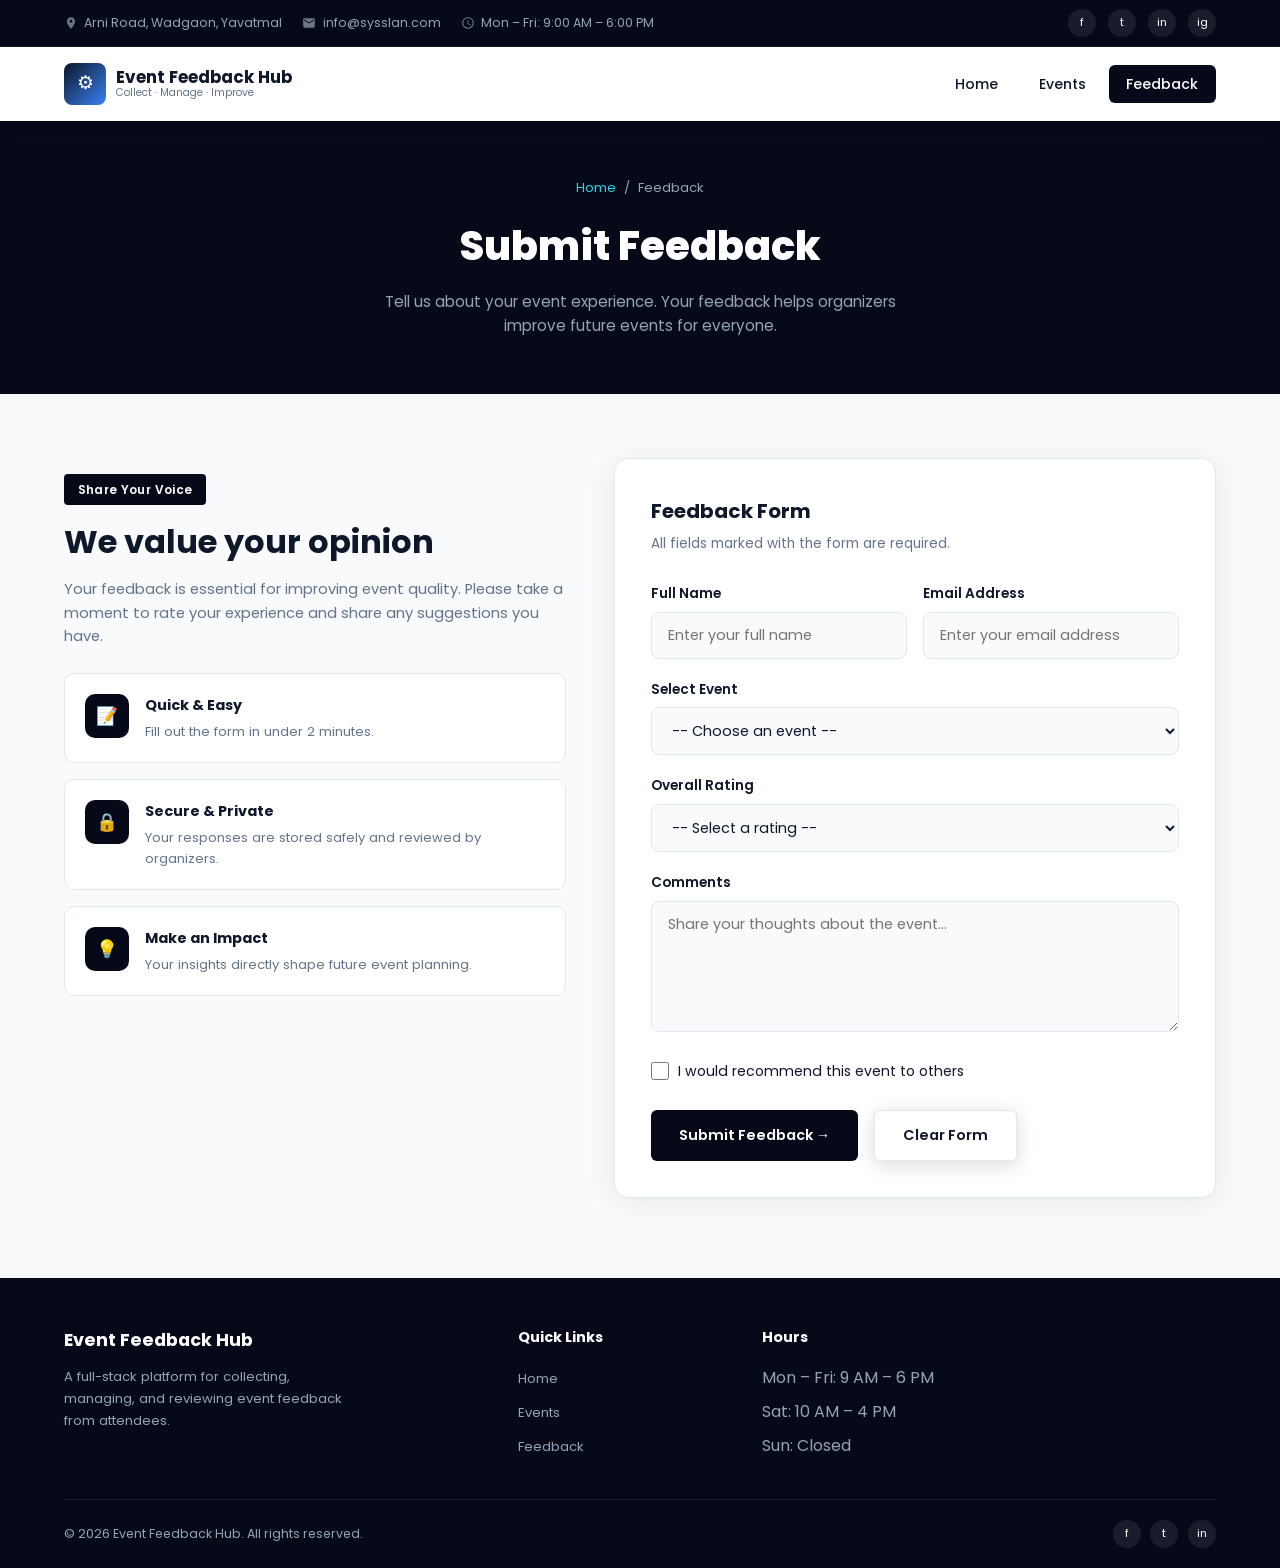
<file: feedback.html>
<!DOCTYPE html>
<html lang="en">
<head>
  <meta charset="UTF-8">
  <meta name="viewport" content="width=device-width, initial-scale=1.0">
  <title>Event Feedback Hub | Feedback</title>
  <link rel="stylesheet" href="css/styles.css">
</head>
<body>

  <!-- Top Bar -->
  <div class="top-bar">
    <div class="container top-bar-inner">
      <div class="top-bar-left">
        <span class="top-bar-item">
          <svg viewBox="0 0 24 24" fill="currentColor"><path d="M12 2C8.13 2 5 5.13 5 9c0 5.25 7 13 7 13s7-7.75 7-13c0-3.87-3.13-7-7-7zm0 9.5c-1.38 0-2.5-1.12-2.5-2.5s1.12-2.5 2.5-2.5 2.5 1.12 2.5 2.5-1.12 2.5-2.5 2.5z"/></svg>
          Arni Road, Wadgaon, Yavatmal
        </span>
        <span class="top-bar-item">
          <svg viewBox="0 0 24 24" fill="currentColor"><path d="M20 4H4c-1.1 0-2 .9-2 2v12c0 1.1.9 2 2 2h16c1.1 0 2-.9 2-2V6c0-1.1-.9-2-2-2zm0 4l-8 5-8-5V6l8 5 8-5v2z"/></svg>
          info@sysslan.com
        </span>
        <span class="top-bar-item">
          <svg viewBox="0 0 24 24" fill="currentColor"><path d="M11.99 2C6.47 2 2 6.48 2 12s4.47 10 9.99 10C17.52 22 22 17.52 22 12S17.52 2 11.99 2zM12 20c-4.42 0-8-3.58-8-8s3.58-8 8-8 8 3.58 8 8-3.58 8-8 8zm.5-13H11v6l5.25 3.15.75-1.23-4.5-2.67z"/></svg>
          Mon – Fri: 9:00 AM – 6:00 PM
        </span>
      </div>
      <div class="top-bar-right">
        <a href="#" class="social-link" aria-label="Facebook">f</a>
        <a href="#" class="social-link" aria-label="Twitter">t</a>
        <a href="#" class="social-link" aria-label="LinkedIn">in</a>
        <a href="#" class="social-link" aria-label="Instagram">ig</a>
      </div>
    </div>
  </div>

  <!-- Header -->
  <header class="site-header">
    <div class="container">
      <nav class="navbar">
        <a href="index.html" class="logo">
          <div class="logo-icon">⚙</div>
          <div class="logo-text">
            <span class="logo-name">Event Feedback Hub</span>
            <span class="logo-tagline">Collect · Manage · Improve</span>
          </div>
        </a>
        <ul class="nav-links">
          <li><a href="index.html">Home</a></li>
          <li><a href="events.html">Events</a></li>
          <li><a href="feedback.html" class="active">Feedback</a></li>
        </ul>
      </nav>
    </div>
  </header>

  <main>
    <!-- Page Hero -->
    <section class="page-hero">
      <div class="container">
        <nav class="breadcrumb" aria-label="Breadcrumb">
          <a href="index.html">Home</a>
          <span>/</span>
          <span>Feedback</span>
        </nav>
        <h1>Submit Feedback</h1>
        <p>Tell us about your event experience. Your feedback helps organizers improve future events for everyone.</p>
      </div>
    </section>

    <!-- Feedback Form -->
    <section class="feedback-section">
      <div class="container feedback-layout">
        <div class="feedback-info">
          <span class="section-label">Share Your Voice</span>
          <h2 class="section-title">We value your opinion</h2>
          <p>
            Your feedback is essential for improving event quality. Please take a
            moment to rate your experience and share any suggestions you have.
          </p>
          <div class="info-cards">
            <div class="info-card">
              <div class="info-card-icon">📝</div>
              <div>
                <h4>Quick & Easy</h4>
                <p>Fill out the form in under 2 minutes.</p>
              </div>
            </div>
            <div class="info-card">
              <div class="info-card-icon">🔒</div>
              <div>
                <h4>Secure & Private</h4>
                <p>Your responses are stored safely and reviewed by organizers.</p>
              </div>
            </div>
            <div class="info-card">
              <div class="info-card-icon">💡</div>
              <div>
                <h4>Make an Impact</h4>
                <p>Your insights directly shape future event planning.</p>
              </div>
            </div>
          </div>
        </div>

        <div class="form-card">
          <h2>Feedback Form</h2>
          <p class="form-subtitle">All fields marked with the form are required.</p>

          <form class="feedback-form" action="#" method="post">
            <div class="form-row">
              <div class="form-group">
                <label for="name">Full Name</label>
                <input
                  type="text"
                  id="name"
                  name="name"
                  placeholder="Enter your full name"
                  required
                >
              </div>
              <div class="form-group">
                <label for="email">Email Address</label>
                <input
                  type="email"
                  id="email"
                  name="email"
                  placeholder="Enter your email address"
                  required
                >
              </div>
            </div>

            <div class="form-group">
              <label for="event">Select Event</label>
              <select id="event" name="event" required>
                <option value="">-- Choose an event --</option>
                <option value="tech-innovation-summit">Tech Innovation Summit 2026</option>
                <option value="web-dev-bootcamp">Web Development Bootcamp</option>
                <option value="community-hackathon">Community Hackathon</option>
                <option value="career-networking-fair">Career & Networking Fair</option>
                <option value="data-science-workshop">Data Science Workshop</option>
              </select>
            </div>

            <div class="form-group">
              <label for="rating">Overall Rating</label>
              <select id="rating" name="rating" required>
                <option value="">-- Select a rating --</option>
                <option value="5">5 - Excellent</option>
                <option value="4">4 - Good</option>
                <option value="3">3 - Average</option>
                <option value="2">2 - Below Average</option>
                <option value="1">1 - Poor</option>
              </select>
            </div>

            <div class="form-group">
              <label for="comments">Comments</label>
              <textarea
                id="comments"
                name="comments"
                rows="5"
                placeholder="Share your thoughts about the event..."
                required
              ></textarea>
            </div>

            <div class="form-group checkbox-group">
              <label>
                <input type="checkbox" name="recommend" value="yes">
                I would recommend this event to others
              </label>
            </div>

            <div class="form-actions">
              <button type="submit" class="btn btn-navy">Submit Feedback →</button>
              <button type="reset" class="btn btn-white" style="border:1px solid #e2e8f0;">Clear Form</button>
            </div>
          </form>
        </div>
      </div>
    </section>
  </main>

  <!-- Footer -->
  <footer class="site-footer">
    <div class="container">
      <div class="footer-grid">
        <div class="footer-brand">
          <span class="logo-name">Event Feedback Hub</span>
          <p>A full-stack platform for collecting, managing, and reviewing event feedback from attendees.</p>
        </div>
        <div class="footer-col">
          <h4>Quick Links</h4>
          <ul>
            <li><a href="index.html">Home</a></li>
            <li><a href="events.html">Events</a></li>
            <li><a href="feedback.html">Feedback</a></li>
          </ul>
        </div>
        <div class="footer-col">
          <h4>Hours</h4>
          <ul>
            <li>Mon – Fri: 9 AM – 6 PM</li>
            <li>Sat: 10 AM – 4 PM</li>
            <li>Sun: Closed</li>
          </ul>
        </div>
      </div>
      <div class="footer-bottom">
        <span>&copy; 2026 Event Feedback Hub. All rights reserved.</span>
        <div class="footer-social">
          <a href="#" class="social-link">f</a>
          <a href="#" class="social-link">t</a>
          <a href="#" class="social-link">in</a>
        </div>
      </div>
    </div>
  </footer>

</body>
</html>
</file>
<file: css/styles.css>
/* ============================================
   Event Feedback Hub — CodeNova-inspired UI
   ============================================ */

@import url("https://fonts.googleapis.com/css2?family=Poppins:wght@400;500;600;700;800&display=swap");

:root {
  --navy-dark: #060918;
  --navy: #0b1628;
  --navy-mid: #111d33;
  --navy-light: #1a2844;
  --white: #ffffff;
  --text-dark: #0f172a;
  --text-muted: #64748b;
  --text-light: #94a3b8;
  --accent: #3b82f6;
  --accent-cyan: #22d3ee;
  --border: #e2e8f0;
  --container: 1200px;
}

*,
*::before,
*::after {
  box-sizing: border-box;
  margin: 0;
  padding: 0;
}

html {
  scroll-behavior: smooth;
}

body {
  font-family: "Poppins", sans-serif;
  line-height: 1.6;
  color: var(--text-dark);
  background-color: var(--white);
  min-height: 100vh;
  display: flex;
  flex-direction: column;
}

img {
  max-width: 100%;
  display: block;
}

a {
  text-decoration: none;
  color: inherit;
}

ul {
  list-style: none;
}

.container {
  max-width: var(--container);
  margin: 0 auto;
  padding: 0 1.5rem;
}

/* ---- Top Bar ---- */
.top-bar {
  background: var(--navy-dark);
  color: var(--text-light);
  font-size: 0.78rem;
  padding: 0.55rem 0;
  border-bottom: 1px solid rgba(255, 255, 255, 0.06);
}

.top-bar-inner {
  display: flex;
  align-items: center;
  justify-content: space-between;
  flex-wrap: wrap;
  gap: 0.75rem;
}

.top-bar-left {
  display: flex;
  align-items: center;
  flex-wrap: wrap;
  gap: 1.25rem;
}

.top-bar-item {
  display: flex;
  align-items: center;
  gap: 0.4rem;
}

.top-bar-item svg {
  width: 14px;
  height: 14px;
  flex-shrink: 0;
  opacity: 0.7;
}

.top-bar-right {
  display: flex;
  align-items: center;
  gap: 0.75rem;
}

.social-link {
  display: flex;
  align-items: center;
  justify-content: center;
  width: 28px;
  height: 28px;
  border-radius: 50%;
  background: rgba(255, 255, 255, 0.08);
  color: var(--white);
  font-size: 0.7rem;
  transition: background 0.2s;
}

.social-link:hover {
  background: var(--accent);
}

/* ---- Main Header / Navbar ---- */
.site-header {
  background: var(--white);
  box-shadow: 0 2px 20px rgba(0, 0, 0, 0.06);
  position: sticky;
  top: 0;
  z-index: 100;
}

.navbar {
  display: flex;
  align-items: center;
  justify-content: space-between;
  padding: 1rem 0;
  gap: 1rem;
}

.logo {
  display: flex;
  align-items: center;
  gap: 0.6rem;
  flex-shrink: 0;
}

.logo-icon {
  width: 42px;
  height: 42px;
  background: linear-gradient(135deg, var(--navy) 0%, var(--accent) 100%);
  border-radius: 8px;
  display: flex;
  align-items: center;
  justify-content: center;
  color: var(--white);
  font-size: 1.2rem;
}

.logo-text {
  display: flex;
  flex-direction: column;
  line-height: 1.2;
}

.logo-name {
  font-weight: 700;
  font-size: 1.05rem;
  color: var(--text-dark);
}

.logo-tagline {
  font-size: 0.65rem;
  color: var(--text-muted);
  font-weight: 400;
}

.nav-links {
  display: flex;
  align-items: center;
  gap: 0.35rem;
}

.nav-links a {
  padding: 0.55rem 1.1rem;
  border-radius: 6px;
  font-size: 0.88rem;
  font-weight: 500;
  color: var(--text-dark);
  transition: background 0.2s, color 0.2s;
}

.nav-links a:hover {
  background: #f1f5f9;
}

.nav-links a.active {
  background: var(--navy-dark);
  color: var(--white);
}

.nav-contact {
  display: flex;
  align-items: center;
  gap: 0.6rem;
  flex-shrink: 0;
}

.nav-contact-icon {
  width: 44px;
  height: 44px;
  background: var(--navy-dark);
  border-radius: 50%;
  display: flex;
  align-items: center;
  justify-content: center;
  color: var(--white);
}

.nav-contact-text {
  display: flex;
  flex-direction: column;
  line-height: 1.3;
}

.nav-contact-label {
  font-size: 0.72rem;
  color: var(--text-muted);
}

.nav-contact-number {
  font-size: 0.9rem;
  font-weight: 700;
  color: var(--text-dark);
}

/* ---- Hero Section ---- */
.hero {
  position: relative;
  background: var(--navy-dark);
  color: var(--white);
  min-height: 520px;
  overflow: hidden;
  display: flex;
  align-items: center;
}

.hero-bg {
  position: absolute;
  inset: 0;
  background:
    radial-gradient(ellipse at 70% 50%, rgba(59, 130, 246, 0.15) 0%, transparent 60%),
    url("data:image/svg+xml,%3Csvg width='60' height='60' viewBox='0 0 60 60' xmlns='http://www.w3.org/2000/svg'%3E%3Cg fill='none' fill-rule='evenodd'%3E%3Cg fill='%23ffffff' fill-opacity='0.03'%3E%3Cpath d='M36 34v-4h-2v4h-4v2h4v4h2v-4h4v-2h-4zm0-30V0h-2v4h-4v2h4v4h2V6h4V4h-4zM6 34v-4H4v4H0v2h4v4h2v-4h4v-2H6zM6 4V0H4v4H0v2h4v4h2V6h4V4H6z'/%3E%3C/g%3E%3C/g%3E%3C/svg%3E");
}

.hero-bg::after {
  content: "";
  position: absolute;
  inset: 0;
  background: url("https://images.unsplash.com/photo-1451187580459-43490279c0fa?w=1400&q=80") center/cover no-repeat;
  opacity: 0.18;
  mix-blend-mode: luminosity;
}

.hero-inner {
  position: relative;
  z-index: 1;
  display: grid;
  grid-template-columns: 1fr 1fr;
  align-items: center;
  gap: 2rem;
  padding: 4rem 0;
  width: 100%;
}

.hero-content {
  max-width: 560px;
}

.hero-badge {
  display: inline-block;
  font-size: 0.82rem;
  font-weight: 500;
  color: var(--accent-cyan);
  margin-bottom: 1rem;
  letter-spacing: 0.02em;
}

.hero h1 {
  font-size: clamp(2rem, 4vw, 3rem);
  font-weight: 800;
  line-height: 1.2;
  margin-bottom: 1.25rem;
}

.hero h1 .highlight {
  position: relative;
  display: inline;
}

.hero h1 .highlight::after {
  content: "";
  position: absolute;
  left: 0;
  bottom: 2px;
  width: 100%;
  height: 8px;
  background: rgba(34, 211, 238, 0.35);
  z-index: -1;
}

.hero-desc {
  font-size: 0.95rem;
  color: var(--text-light);
  margin-bottom: 2rem;
  max-width: 480px;
  line-height: 1.75;
}

.hero-visual {
  position: relative;
  display: flex;
  justify-content: center;
  align-items: center;
}

.hero-image {
  width: 100%;
  max-width: 420px;
  border-radius: 12px;
  box-shadow: 0 20px 60px rgba(0, 0, 0, 0.4);
  border: 1px solid rgba(255, 255, 255, 0.1);
}

.hero-float-card {
  position: absolute;
  bottom: -20px;
  right: -10px;
  background: var(--white);
  color: var(--text-dark);
  border-radius: 10px;
  padding: 1rem 1.25rem;
  display: flex;
  align-items: center;
  gap: 0.85rem;
  box-shadow: 0 12px 40px rgba(0, 0, 0, 0.25);
  min-width: 220px;
}

.hero-float-avatar {
  width: 52px;
  height: 52px;
  border-radius: 50%;
  object-fit: cover;
  border: 3px solid var(--border);
}

.hero-float-stat {
  font-size: 1.5rem;
  font-weight: 800;
  color: var(--navy-dark);
  line-height: 1.1;
}

.hero-float-label {
  font-size: 0.75rem;
  color: var(--text-muted);
  font-weight: 500;
}

/* ---- Buttons ---- */
.btn {
  display: inline-flex;
  align-items: center;
  gap: 0.5rem;
  padding: 0.85rem 1.75rem;
  border-radius: 6px;
  font-family: inherit;
  font-size: 0.9rem;
  font-weight: 600;
  border: none;
  cursor: pointer;
  transition: transform 0.2s, box-shadow 0.2s, background 0.2s;
}

.btn:hover {
  transform: translateY(-2px);
}

.btn-white {
  background: var(--white);
  color: var(--text-dark);
  box-shadow: 0 4px 20px rgba(0, 0, 0, 0.15);
}

.btn-white:hover {
  box-shadow: 0 8px 30px rgba(0, 0, 0, 0.2);
}

.btn-navy {
  background: var(--navy-dark);
  color: var(--white);
}

.btn-navy:hover {
  background: var(--navy);
}

.btn-outline {
  background: transparent;
  color: var(--white);
  border: 2px solid rgba(255, 255, 255, 0.4);
}

.btn-outline:hover {
  border-color: var(--white);
  background: rgba(255, 255, 255, 0.08);
}

.btn-sm {
  padding: 0.6rem 1.2rem;
  font-size: 0.82rem;
}

/* ---- Section Labels ---- */
.section-label {
  display: inline-block;
  background: var(--navy-dark);
  color: var(--white);
  font-size: 0.75rem;
  font-weight: 600;
  padding: 0.35rem 0.85rem;
  border-radius: 4px;
  margin-bottom: 1rem;
  letter-spacing: 0.03em;
}

.section-label.light {
  background: rgba(255, 255, 255, 0.12);
}

.section-title {
  font-size: clamp(1.5rem, 3vw, 2rem);
  font-weight: 700;
  line-height: 1.3;
  margin-bottom: 1rem;
}

.section-desc {
  color: var(--text-muted);
  font-size: 0.92rem;
  max-width: 600px;
}

/* ---- About Section ---- */
.about-section {
  padding: 5rem 0;
  background: var(--white);
  position: relative;
  overflow: hidden;
}

.about-section::before {
  content: "";
  position: absolute;
  right: -100px;
  top: 50%;
  transform: translateY(-50%);
  width: 400px;
  height: 400px;
  background: url("data:image/svg+xml,%3Csvg xmlns='http://www.w3.org/2000/svg' width='200' height='200'%3E%3Cpath d='M0 100 Q50 0 100 100 T200 100' stroke='%23e2e8f0' fill='none' stroke-width='1'/%3E%3C/svg%3E") repeat;
  opacity: 0.5;
  pointer-events: none;
}

.about-grid {
  display: grid;
  grid-template-columns: 1fr 1fr;
  gap: 3.5rem;
  align-items: center;
}

.about-image-wrap {
  position: relative;
}

.about-image {
  width: 100%;
  border-radius: 12px;
  aspect-ratio: 4/3;
  object-fit: cover;
}

.about-stat-card {
  position: absolute;
  bottom: -24px;
  left: -24px;
  background: var(--navy-dark);
  color: var(--white);
  padding: 1.5rem 1.75rem;
  border-radius: 10px;
  box-shadow: 0 12px 40px rgba(0, 0, 0, 0.2);
}

.about-stat-number {
  font-size: 2rem;
  font-weight: 800;
  line-height: 1.1;
}

.about-stat-text {
  font-size: 0.82rem;
  color: var(--text-light);
  margin-top: 0.25rem;
}

.about-content .section-title {
  margin-bottom: 1.25rem;
}

.about-content p {
  color: var(--text-muted);
  font-size: 0.92rem;
  margin-bottom: 1.5rem;
}

.check-list {
  display: flex;
  flex-direction: column;
  gap: 0.85rem;
  margin-bottom: 2rem;
}

.check-list li {
  display: flex;
  align-items: center;
  gap: 0.75rem;
  font-size: 0.9rem;
  font-weight: 500;
}

.check-icon {
  width: 22px;
  height: 22px;
  background: var(--navy-dark);
  border-radius: 50%;
  display: flex;
  align-items: center;
  justify-content: center;
  color: var(--white);
  font-size: 0.65rem;
  flex-shrink: 0;
}

.about-features {
  display: flex;
  gap: 2rem;
  flex-wrap: wrap;
}

.about-feature {
  display: flex;
  align-items: center;
  gap: 0.75rem;
}

.about-feature-icon {
  width: 48px;
  height: 48px;
  background: #f1f5f9;
  border-radius: 10px;
  display: flex;
  align-items: center;
  justify-content: center;
  font-size: 1.25rem;
}

.about-feature-text strong {
  display: block;
  font-size: 0.88rem;
  font-weight: 700;
}

.about-feature-text span {
  font-size: 0.78rem;
  color: var(--text-muted);
}

/* ---- Dark Services / Events Grid Section ---- */
.dark-section {
  background: var(--navy-dark);
  color: var(--white);
  padding: 5rem 0;
  position: relative;
  overflow: hidden;
}

.dark-section::before {
  content: "";
  position: absolute;
  inset: 0;
  background:
    radial-gradient(circle at 20% 80%, rgba(59, 130, 246, 0.08) 0%, transparent 50%),
    url("data:image/svg+xml,%3Csvg width='40' height='40' viewBox='0 0 40 40' xmlns='http://www.w3.org/2000/svg'%3E%3Cg fill='%23ffffff' fill-opacity='0.02'%3E%3Cpath d='M0 20 L20 0 L40 20 L20 40Z'/%3E%3C/g%3E%3C/svg%3E");
  pointer-events: none;
}

.dark-section-header {
  text-align: center;
  margin-bottom: 3rem;
  position: relative;
  z-index: 1;
}

.dark-section-header .section-title {
  color: var(--white);
  max-width: 700px;
  margin: 0 auto 0.75rem;
}

.dark-section-header .section-desc {
  color: var(--text-light);
  margin: 0 auto;
}

/* Service / Event Cards Grid */
.cards-grid {
  display: grid;
  grid-template-columns: repeat(4, 1fr);
  gap: 1.25rem;
  position: relative;
  z-index: 1;
}

.cards-grid.cols-3 {
  grid-template-columns: repeat(3, 1fr);
}

.service-card {
  background: rgba(255, 255, 255, 0.04);
  border: 1px solid rgba(255, 255, 255, 0.08);
  border-radius: 12px;
  overflow: hidden;
  transition: transform 0.25s, border-color 0.25s;
}

.service-card:hover {
  transform: translateY(-6px);
  border-color: rgba(59, 130, 246, 0.4);
}

.service-card-image {
  width: 100%;
  height: 160px;
  object-fit: cover;
}

.service-card-body {
  padding: 1.25rem;
}

.service-card-body h3 {
  font-size: 0.95rem;
  font-weight: 700;
  margin-bottom: 0.6rem;
  line-height: 1.35;
}

.service-card-body p {
  font-size: 0.78rem;
  color: var(--text-light);
  line-height: 1.65;
  margin-bottom: 1rem;
}

.service-card-meta {
  font-size: 0.72rem;
  color: var(--accent-cyan);
  margin-bottom: 0.5rem;
  font-weight: 500;
}

/* ---- Page Hero (inner pages) ---- */
.page-hero {
  background: var(--navy-dark);
  color: var(--white);
  padding: 3.5rem 0;
  text-align: center;
  position: relative;
  overflow: hidden;
}

.page-hero::before {
  content: "";
  position: absolute;
  inset: 0;
  background: url("https://images.unsplash.com/photo-1540575467063-178a50c2df87?w=1400&q=80") center/cover no-repeat;
  opacity: 0.12;
}

.page-hero .container {
  position: relative;
  z-index: 1;
}

.page-hero h1 {
  font-size: clamp(1.75rem, 3.5vw, 2.5rem);
  font-weight: 800;
  margin-bottom: 0.75rem;
}

.page-hero p {
  color: var(--text-light);
  font-size: 0.95rem;
  max-width: 560px;
  margin: 0 auto;
}

.breadcrumb {
  display: flex;
  align-items: center;
  justify-content: center;
  gap: 0.5rem;
  font-size: 0.82rem;
  color: var(--text-light);
  margin-bottom: 1rem;
}

.breadcrumb a {
  color: var(--accent-cyan);
}

.breadcrumb a:hover {
  text-decoration: underline;
}

/* ---- Events List (full page) ---- */
.events-page-section {
  padding: 4rem 0;
  background: #f8fafc;
}

.events-list-grid {
  display: flex;
  flex-direction: column;
  gap: 1.25rem;
}

.event-row-card {
  display: grid;
  grid-template-columns: 200px 1fr auto;
  gap: 1.5rem;
  align-items: center;
  background: var(--white);
  border-radius: 12px;
  overflow: hidden;
  box-shadow: 0 2px 16px rgba(0, 0, 0, 0.06);
  border: 1px solid var(--border);
  transition: box-shadow 0.2s;
}

.event-row-card:hover {
  box-shadow: 0 8px 30px rgba(0, 0, 0, 0.1);
}

.event-row-image {
  width: 200px;
  height: 140px;
  object-fit: cover;
}

.event-row-content h2 {
  font-size: 1.1rem;
  font-weight: 700;
  margin-bottom: 0.35rem;
}

.event-row-meta {
  font-size: 0.8rem;
  color: var(--accent);
  font-weight: 600;
  margin-bottom: 0.5rem;
}

.event-row-content p {
  font-size: 0.88rem;
  color: var(--text-muted);
}

.event-row-action {
  padding-right: 1.5rem;
}

/* ---- Feedback Form Section ---- */
.feedback-section {
  padding: 4rem 0 5rem;
  background: #f8fafc;
}

.feedback-layout {
  display: grid;
  grid-template-columns: 1fr 1.2fr;
  gap: 3rem;
  align-items: start;
}

.feedback-info {
  padding-top: 1rem;
}

.feedback-info .section-title {
  margin-bottom: 1rem;
}

.feedback-info p {
  color: var(--text-muted);
  font-size: 0.92rem;
  margin-bottom: 1.5rem;
}

.info-cards {
  display: flex;
  flex-direction: column;
  gap: 1rem;
}

.info-card {
  display: flex;
  align-items: flex-start;
  gap: 1rem;
  background: var(--white);
  padding: 1.25rem;
  border-radius: 10px;
  border: 1px solid var(--border);
}

.info-card-icon {
  width: 44px;
  height: 44px;
  background: var(--navy-dark);
  color: var(--white);
  border-radius: 10px;
  display: flex;
  align-items: center;
  justify-content: center;
  font-size: 1.1rem;
  flex-shrink: 0;
}

.info-card h4 {
  font-size: 0.9rem;
  font-weight: 700;
  margin-bottom: 0.25rem;
}

.info-card p {
  font-size: 0.82rem;
  color: var(--text-muted);
  margin: 0;
}

.form-card {
  background: var(--white);
  border-radius: 14px;
  padding: 2.25rem;
  box-shadow: 0 4px 30px rgba(0, 0, 0, 0.08);
  border: 1px solid var(--border);
}

.form-card h2 {
  font-size: 1.25rem;
  font-weight: 700;
  margin-bottom: 0.35rem;
}

.form-card .form-subtitle {
  font-size: 0.85rem;
  color: var(--text-muted);
  margin-bottom: 1.75rem;
}

.form-group {
  margin-bottom: 1.25rem;
}

.form-group label {
  display: block;
  font-size: 0.85rem;
  font-weight: 600;
  margin-bottom: 0.45rem;
  color: var(--text-dark);
}

.form-group input,
.form-group select,
.form-group textarea {
  width: 100%;
  padding: 0.75rem 1rem;
  border: 1px solid var(--border);
  border-radius: 8px;
  font-family: inherit;
  font-size: 0.9rem;
  color: var(--text-dark);
  background: #f8fafc;
  transition: border-color 0.2s, box-shadow 0.2s;
}

.form-group input:focus,
.form-group select:focus,
.form-group textarea:focus {
  outline: none;
  border-color: var(--accent);
  box-shadow: 0 0 0 3px rgba(59, 130, 246, 0.12);
  background: var(--white);
}

.form-group textarea {
  resize: vertical;
  min-height: 130px;
}

.form-row {
  display: grid;
  grid-template-columns: 1fr 1fr;
  gap: 1rem;
}

.checkbox-group label {
  display: flex;
  align-items: center;
  gap: 0.6rem;
  font-size: 0.88rem;
  font-weight: 400;
  cursor: pointer;
}

.checkbox-group input[type="checkbox"] {
  width: 18px;
  height: 18px;
  accent-color: var(--navy-dark);
}

.form-actions {
  display: flex;
  gap: 1rem;
  flex-wrap: wrap;
  margin-top: 1.75rem;
}

/* ---- How It Works (homepage) ---- */
.how-section {
  padding: 5rem 0;
  background: #f8fafc;
}

.how-section-header {
  text-align: center;
  margin-bottom: 3rem;
}

.how-grid {
  display: grid;
  grid-template-columns: repeat(3, 1fr);
  gap: 1.5rem;
}

.how-card {
  background: var(--white);
  border-radius: 12px;
  padding: 2rem 1.5rem;
  text-align: center;
  border: 1px solid var(--border);
  transition: transform 0.2s, box-shadow 0.2s;
}

.how-card:hover {
  transform: translateY(-4px);
  box-shadow: 0 12px 30px rgba(0, 0, 0, 0.08);
}

.how-step {
  width: 52px;
  height: 52px;
  background: var(--navy-dark);
  color: var(--white);
  border-radius: 50%;
  display: flex;
  align-items: center;
  justify-content: center;
  font-size: 1.25rem;
  font-weight: 800;
  margin: 0 auto 1.25rem;
}

.how-card h3 {
  font-size: 1rem;
  font-weight: 700;
  margin-bottom: 0.6rem;
}

.how-card p {
  font-size: 0.85rem;
  color: var(--text-muted);
}

/* ---- Footer ---- */
.site-footer {
  background: var(--navy-dark);
  color: var(--text-light);
  padding: 3rem 0 0;
  margin-top: auto;
}

.footer-grid {
  display: grid;
  grid-template-columns: 2fr 1fr 1fr 1fr;
  gap: 2rem;
  padding-bottom: 2.5rem;
  border-bottom: 1px solid rgba(255, 255, 255, 0.08);
}

.footer-brand .logo-name {
  color: var(--white);
  font-size: 1.1rem;
  margin-bottom: 0.75rem;
  display: block;
}

.footer-brand p {
  font-size: 0.82rem;
  line-height: 1.7;
  max-width: 280px;
}

.footer-col h4 {
  color: var(--white);
  font-size: 0.9rem;
  font-weight: 700;
  margin-bottom: 1rem;
}

.footer-col ul {
  display: flex;
  flex-direction: column;
  gap: 0.55rem;
}

.footer-col a {
  font-size: 0.82rem;
  color: var(--text-light);
  transition: color 0.2s;
}

.footer-col a:hover {
  color: var(--accent-cyan);
}

.footer-bottom {
  display: flex;
  align-items: center;
  justify-content: space-between;
  padding: 1.25rem 0;
  font-size: 0.78rem;
  flex-wrap: wrap;
  gap: 0.75rem;
}

.footer-social {
  display: flex;
  gap: 0.6rem;
}

/* ---- Main override ---- */
main {
  flex: 1;
}

/* ---- Responsive ---- */
@media (max-width: 1024px) {
  .cards-grid {
    grid-template-columns: repeat(2, 1fr);
  }

  .footer-grid {
    grid-template-columns: 1fr 1fr;
  }
}

@media (max-width: 768px) {
  .top-bar-left {
    display: none;
  }

  .nav-links {
    display: none;
  }

  .nav-contact-text {
    display: none;
  }

  .hero-inner {
    grid-template-columns: 1fr;
    padding: 3rem 0;
    text-align: center;
  }

  .hero-content {
    max-width: 100%;
  }

  .hero-desc {
    margin-left: auto;
    margin-right: auto;
  }

  .hero-visual {
    display: none;
  }

  .about-grid,
  .feedback-layout {
    grid-template-columns: 1fr;
  }

  .about-stat-card {
    left: 10px;
    bottom: -15px;
  }

  .cards-grid,
  .how-grid {
    grid-template-columns: 1fr;
  }

  .event-row-card {
    grid-template-columns: 1fr;
  }

  .event-row-image {
    width: 100%;
    height: 180px;
  }

  .event-row-action {
    padding: 0 1.25rem 1.25rem;
  }

  .form-row {
    grid-template-columns: 1fr;
  }

  .footer-grid {
    grid-template-columns: 1fr;
  }
}
</file>
